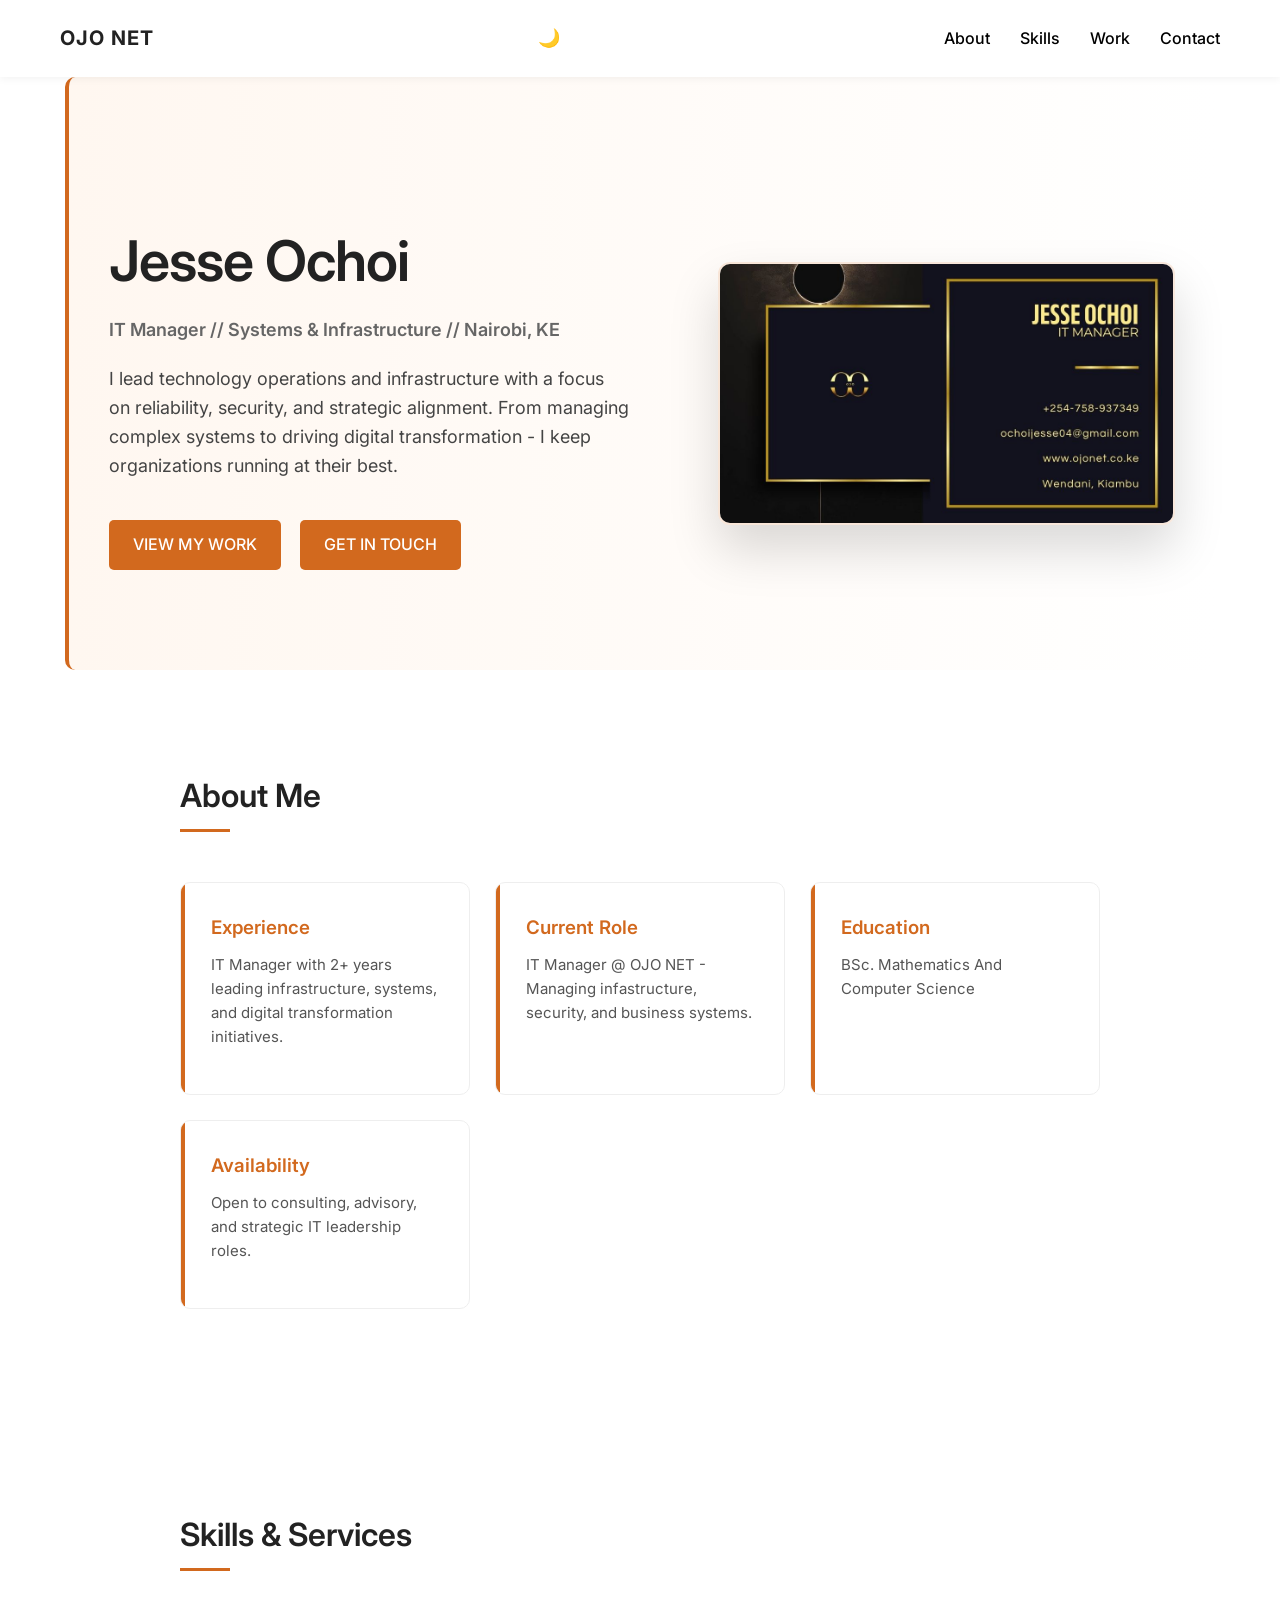
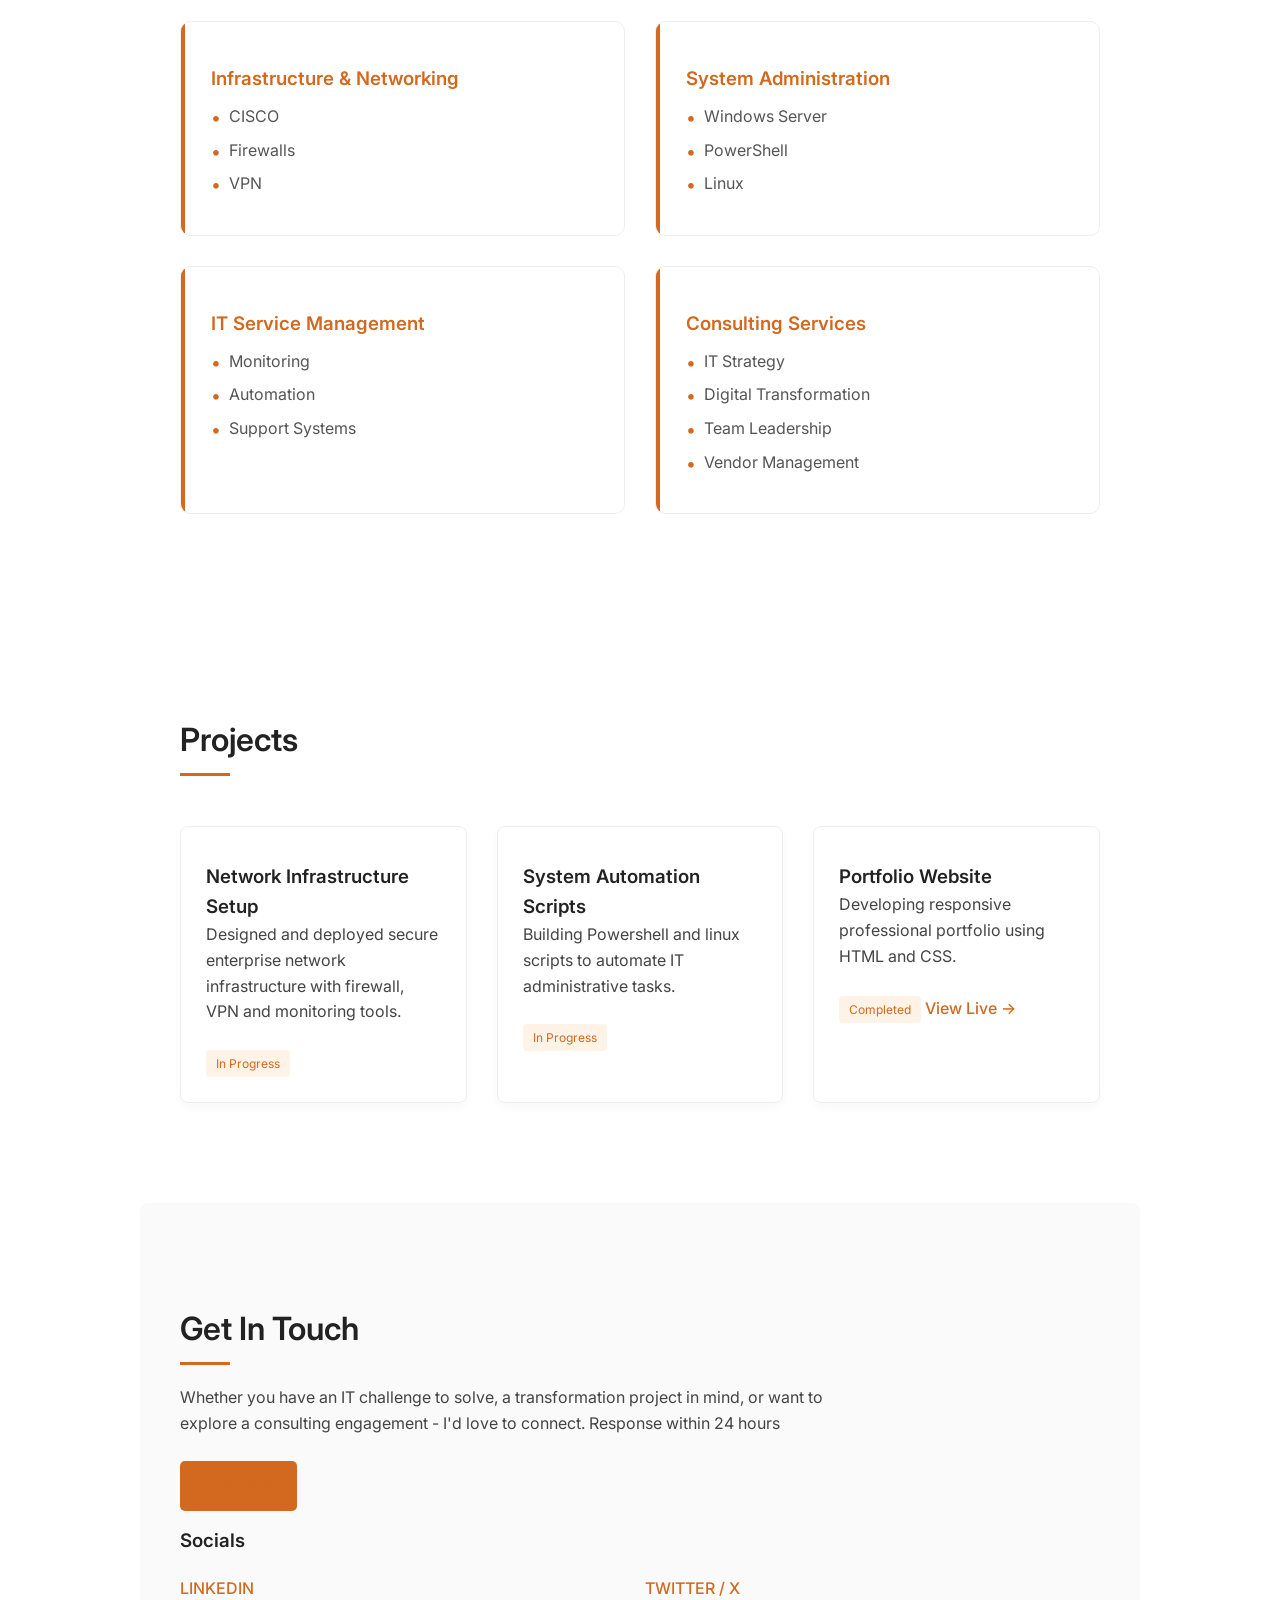
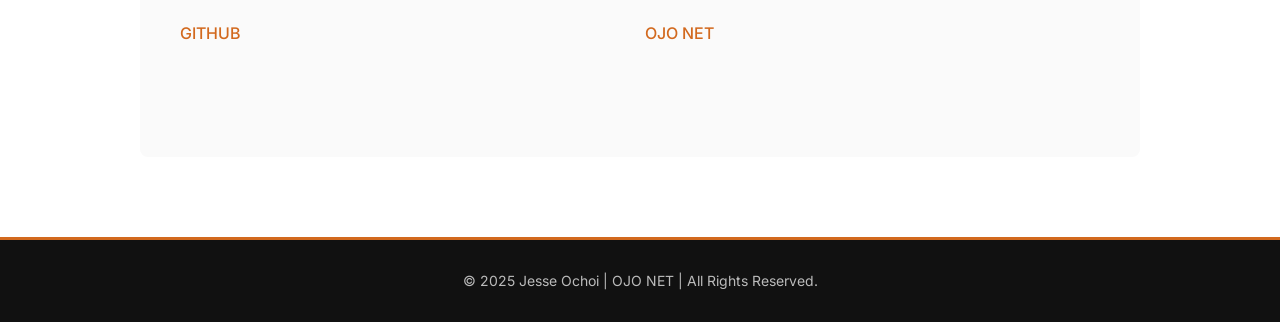
<file: index.html>
<!DOCTYPE html>
<html lang="en">
    <head>
        <meta charset="UTF-8">
        <meta name="viewport" content="width=device-width, initial-scale=1.0">
        <title>Jesse Ochoi | Frontend Developer</title>
        <link href="https://fonts.googleapis.com/css2?family=Inter:wght@300;400;500;600;700&display=swap" rel="stylesheet">
        <link rel="stylesheet" href="style.css">
    </head>
    <body>
        <header>
            <nav>
                <div class="logo">OJO NET</div>
                <div class="theme-toggle">🌙</div>
                <div class="menu-toggle">
                    <span></span>
                    <span></span>
                    <span></span>
                </div>
                <ul class="nav-links">
                    <li><a href="#about">About</a></li>
                    <li><a href="#skills">Skills</a></li>
                    <li><a href="#work">Work</a></li>
                    <li><a href="#contact">Contact</a></li>
                </ul>
            </nav>
        </header>
        <main>
            <section id="hero">
                <div class="hero-content">
                    <h1>Jesse Ochoi</h1>
                    <p>IT Manager   //  Systems & Infrastructure //  Nairobi, KE</p>
                    <p>I lead technology operations and infrastructure with a focus on reliability, security, and strategic alignment. From managing complex systems to driving digital transformation - I keep organizations running at their best.</p>
                    <a href="#work" class="btn">VIEW MY WORK</a>
                    <a href="#contact" class="btn">GET IN TOUCH</a>
                </div>
                <div class="hero-image">
                    <img src="banner.jpg" alt="OJO NET Branding">
                </div>
            </section>
            <section id="about">
                <h2>About Me</h2>
                <div class="about-grid">
                    <div class="about-card">
                        <h3>Experience</h3>
                        <p>IT Manager with 2+ years leading infrastructure, systems, and digital transformation initiatives.</p>
                    </div>
                    <div class="about-card">
                        <h3>Current Role</h3>
                        <p>IT Manager @ OJO NET - Managing infastructure, security, and business systems.</p>
                    </div>
                    <div class="about-card">
                        <h3>Education</h3>
                        <p>BSc. Mathematics And Computer Science</p>
                    </div>
                    <div class="about-card">
                        <h3>Availability</h3>
                        <p>Open to consulting, advisory, and strategic IT leadership roles.</p>
                    </div>
                </div>
            </section>
            <section id="skills">
                <h2>Skills & Services</h2>
                <div class="skills-grid">
                    <div class="skill-card">
                        <h3>Infrastructure & Networking</h3>
                        <ul>
                            <li>CISCO</li>
                            <li>Firewalls</li>
                            <li>VPN</li>
                        </ul>
                    </div>
                    <div class="skill-card">
                        <h3>System Administration</h3>
                        <ul>
                            <li>Windows Server</li>
                            <li>PowerShell</li>
                            <li>Linux</li>
                        </ul>
                    </div>
                    <div class="skill-card">
                        <h3>IT Service Management</h3>
                        <ul>
                            <li>Monitoring</li>
                            <li>Automation</li>
                            <li>Support Systems</li>
                        </ul>
                    </div>
                    <div class="skill-card">
                        <h3>Consulting Services</h3>
                        <ul>
                            <li>IT Strategy</li>
                            <li>Digital Transformation</li>
                            <li>Team Leadership</li>
                            <li>Vendor Management</li>
                        </ul>
                    </div>
                </div>
            </section>
            <section id="work">
                <h2>Projects</h2>
                <div class="projects">
                    <div class="project-card">
                        <h3>Network Infrastructure Setup</h3>
                        <p>Designed and deployed secure enterprise network infrastructure with firewall, VPN and monitoring tools.</p>
                        <span class="status">In Progress</span>
                    </div>
                    <div class="project-card">
                        <h3>System Automation Scripts</h3>
                        <p>Building Powershell and linux scripts to automate IT administrative tasks.</p>
                        <span class="status">In Progress</span>
                    </div>
                    <div class="project-card">
                        <h3>Portfolio Website</h3>
                        <p>Developing responsive professional portfolio using HTML and CSS.</p>
                        <span class="status">Completed</span>
                        <a href="https://monta1378.github.io/jesse-ochoi-portfolio/" target="_blank" rel="noopener noreferrer" class="project-link">View Live →</a>
                    </div>
                </div>
            </section>
            <section id="contact">
                <h2>Get In Touch</h2>
                <p>Whether you have an IT challenge to solve, a transformation project in mind, or want to explore a consulting engagement - I'd love to connect. Response within 24 hours</p>
                <p><a href="mailto:ochoijesse04@gmail.com" class="btn">Email Me</a></p>
                <h3>Socials</h3>
                <ul>
                    <li><a href="https://linkedin.com/in/jesse-ochoi-a205282b9" target="_blank" rel="noopener noreferrer">LINKEDIN</a></li>
                    <li><a href="https://twitter.com/@O_Jesse004" target="_blank" rel="noopener noreferrer">TWITTER / X</a></li>
                    <li><a href="https://github.com/Monta1378" target="_blank" rel="noopener noreferrer">GITHUB</a></li>
                    <li><a href="https://ojonet.co.ke" target="_blank" rel="noopener noreferrer">OJO NET</a></li>
                </ul>
            </section>
        </main>
        <footer>
            <p>&copy; 2025 Jesse Ochoi | OJO NET | All Rights Reserved.</p>
        </footer>
        <script>
        const toggle = document.querySelector('.menu-toggle');
        const nav = document.querySelector('.nav-links');
        const theme = document.querySelector('.theme-toggle');
        toggle.addEventListener('click', () => {
            nav.classList.toggle('active');
        });
        if(localStorage.getItem('dark-mode') === 'enabled'){
            document.body.classList.add('dark-mode');
        }
        theme.addEventListener('click', () => {
            document.body.classList.toggle('dark-mode');
            if(document.body.classList.contains('dark-mode')){
                localStorage.setItem('dark-mode', 'enabled');
            }else{
                localStorage.setItem('dark-mode', 'disabled');
            }
        });
        const observer = new IntersectionObserver(entries => {
            entries.forEach(entry => {
                if(entry.isIntersecting){
                    entry.target.classList.add('show');
                }
            });
        });
        document.querySelectorAll('section').forEach(section =>{
            section.classList.add('fade-in');
            observer.observe(section);
        });
        </script>
    </body>
</html>
</file>
<file: style.css>
*{
    margin: 0;
    padding: 0;
    box-sizing: border-box;
}

body{
    font-family: 'Inter', sans-serif;
    line-height: 1.6;
    color: #222;
    background-color: white;
    transition: 0.3s ease;
}
h1, h2, h3{
    font-weight: 600;
}
p{
    font-weight: 400;
}
header{
    padding: 18px 60px;
    position: sticky;
    top: 0;
    background-color: white;
    z-index: 1000;
    box-shadow: 0 2px 8px rgba(0,0,0,0.05);
}
.logo{
    font-size: 20px;
    font-weight: bold;
    letter-spacing: 1px;
}
nav{
    display: flex;
    justify-content: space-between;
    align-items: center;
}
nav ul{
    display: flex;
    list-style: none;
    gap: 30px;
    margin: 0;
    padding: 0;
}
nav a{
    text-decoration: none;
    color: black;
    font-weight: 500;
}
nav a:hover{
    color: chocolate;
}

#hero{
    display: grid;
    grid-template-columns: 1.1fr 0.9fr;
    align-items: center;
    gap: 50px;
    padding: 140px 40px 100px 40px;
    max-width: 1150px;
    margin: 0 auto;
    background: linear-gradient(to right, #fff7f0, white);
    border-left: 4px solid chocolate;
    border-radius: 10px;
    animation: heroFade 1s ease forwards;
}
#hero h1{
    font-size: 56px;
    margin-bottom: 10px;
    letter-spacing: -1px;
}
#hero p{
    font-size: 18px;
    line-height: 1.6;
    margin-bottom: 20px;
    color: #444;
}
#hero p:first-of-type{
    font-weight: 600;
    color: #666;
}
#hero .btn{
    margin-top: 20px;
}
.hero-content{
    max-width: 520px;
}
.hero-image{
    display: flex;
    justify-content: center;
    align-items: center;
}
.hero-image img{
    width: 100%;
    max-width: 480px;
    border-radius: 12px;
    border: 2px solid rgb(210,105,30,0.15);
    box-shadow: 0 25px 50px rgba(0,0,0,0.15);
    animation: float 4s ease-in-out infinite;
}
.btn{
    display: inline-block;
    padding: 12px 24px;
    background-color:chocolate;
    color: white;
    text-decoration: none;
    margin-right: 15px;
    margin-top: 10px;
    font-weight: 500;
    border-radius: 5px;
    transition: all 0.3s ease;
}
.btn:hover{
    background-color: #333;
    transform: translateY(-2px);
}
html{
    scroll-behavior: smooth;
}section{
    padding: 100px 40px;
    max-width: 1000px;
    margin: 0 auto;
}
section h2{
    font-size: 32px;
    margin-bottom: 20px;
    position: relative;
    display: inline-block;
}
section h2::after{
    content: "";
    display: block;
    width: 50px;
    height: 3px;
    background: chocolate;
    margin-top: 8px;
}
section p{
    margin-bottom: 15px;
    color: #444;
}
.about-grid{
    display: grid;
    grid-template-columns: repeat(3, 1fr);
    gap: 25px;
    margin-top: 30px;
}
.about-card{
    background-color: white;
    position: relative;
    overflow: hidden;
    padding: 30px;
    border-radius: 10px;
    border: 1px solid #eee;
    transition: all 0.3s ease;
}
.about-card:hover{
    transform: translateY(-8px);
    box-shadow: 0 20px 40px rgba(0,0,0,0.08);
}
.about-card::before{
    content: "";
    position: absolute;
    top: 0;
    left: 0;
    width: 4px;
    height: 100%;
    background: chocolate;
}
.about-card h3{
    margin-bottom: 10px;
    color: chocolate;
}
.about-card p{
    color: #555;
    font-size: 15px;
}
#skills h3{
    margin-bottom: 10px;
}
#skills ul{
    list-style: none;
    padding: 0;
}
#skills li{
    margin-bottom: 8px;
}
.skills-grid{
    display: grid;
    grid-template-columns: repeat(2, 1fr);
    gap: 30px;
    margin-top: 30px;
}
.skill-card{
    background-color: white;
    position: relative;
    overflow: hidden;
    padding: 30px;
    border-radius: 10px;
    border: 1px solid #eee;
    transition: all 0.3s ease;
}
.skill-card:hover{
    transform: translateY(-8px);
    box-shadow: 0 20px 40px rgba(0,0,0,0.08);
}
.skill-card::before{
    content: "";
    position: absolute;
    top: 0;
    left: 0;
    width: 4px;
    height: 100%;
    background: chocolate;
}
.skill-card h3{
    margin-top: 12px;
    color: chocolate;
}
.skill-card ul{
    list-style: none;
    padding: 0;
}
.skill-card li{
    margin-bottom: 10px;
    color: #555;
    padding-left: 18px;
    position: relative;
}
.skill-card li::before{
    content: "•";
    color: chocolate;
    position: absolute;
    left: 0;
    font-size: 18px;
}
.status{
    display: inline-block;
    margin-top: 10px;
    padding: 4px 10px;
    background-color: #fff2e6;
    color: chocolate;
    border-radius: 4px;
    font-size: 12px;
}    #contact{
        background-color: #fafafa;
        border-radius: 8px;
    }
    #contact p{
        max-width: 700px;
    }
    #contact ul{
        list-style: none;
        padding: 0;
        margin-top: 20px;
        display: grid;
        grid-template-columns: repeat(2, 1fr);
        gap: 10px;
    }
    #contact li{
        margin-bottom: 10px;
    }
    #contact a{
        color: chocolate;
        text-decoration: none;
        font-weight: 500;
    }
    #contact a:hover{
        color: #333;
    }
    .projects{
        display: grid;
        grid-template-columns: repeat(3, 1fr);
        gap: 30px;
        margin-top: 30px;
    }
    .project-card{
        background-color: white;
        padding: 25px;
        border: 1px solid #eee;
        border-radius: 8px;
        box-shadow: 0 4px 10px rgba(0,0,0,0.03);
        transition: all 0.3s ease;
    }
    .project-card:hover{
        transform: translateY(-6px);
        box-shadow: 0 12px 25px rgba(0,0,0,0.08);
    }
    .project-card h3{
        margin-top: 10px;
    }
    .project-card p{
        margin-bottom: 15px;
    }
    .project-link{
        display: inline-block;
        margin-top: 12px;
        color: chocolate;
        text-decoration: none;
        font-weight: 500;
    }
    .project-link:hover{
        text-decoration: underline;
    }
    footer{
    margin-top: 80px;
    padding: 30px 40px;
    background-color: #111;
    color: white;
    text-align: center;
    border-top: 3px solid chocolate;
}
.menu-toggle{
    display: none;
    flex-direction: column;
    cursor: pointer;
}
.menu-toggle span{
    width: 25px;
    height: 3px;
    background-color: black;
    margin: 4px 0;
}
footer p{
    margin: 0;
    font-size: 14px;
    color: #bbb;
}.fade-in{
    opacity: 0;
    transform: translateY(30px);
    transition: all 0.8s ease;
}
.fade-in.show{
    opacity: 1;
    transform: translateY(0);
}
.theme-toggle{
    cursor: pointer;
    font-size: 18px;
    padding: 6px 10px;
    border-radius: 6px;
    transition: 0.3s;
}
.theme-toggle:hover{
    background-color: #f3f3f3;
}
.dark-mode .theme-toggle:hover{
    background-color: #222;
}
.dark-mode{
    background-color: #111;
    color: #eee;
}
.dark-mode header{
    background-color: #111;
}
.dark-mode nav a{
    color: #eee;
}
.dark-mode #hero{
    background: linear-gradient(to right, #1a1a1a, #111);
}
.dark-mode .project-card{
    background-color: #1a1a1a;
    border-color: #333;
}
.dark-mode footer{
    background-color: black;
}
.dark-mode #contact{
    background-color: #1a1a1a;
}
.dark-mode p{
    color: #bbb;
}
.dark-mode h1, .dark-mode h2, .dark-mode h3{
    color: white;
}
.dark-mode .about-card, .dark-mode .skill-card{
    background-color: #1a1a1a;
    border-color: #333;
}
@keyframes heroFade {
    from{
        opacity: 0;
        transform: translateY(20px);
    }
    to{
        opacity: 1;
        transform: translateY(0);
    }
}
@keyframes float{
    0%{
        transform: translateY(0px);
    }
    50%{
        transform: translateY(-10px);
    }
    100%{
        transform: translateY(0px);
    }
}
@media (max-width: 768px){
    #hero{
        padding: 100px 20px 60px 20px;
        text-align: left;
        grid-template-columns: 1fr;
    }
    #hero h1{
        font-size: 36px;
        line-height: 1.2;
    }
    #hero p{
        font-size: 16px;
    }
    #hero .btn{
        display: block;
        width: fit-content;
        margin-bottom: 12px;
    }
    .hero-image{
        margin-top: 40px;
    }
    .hero-image img{
        max-width: 100%;
    }
    nav{
        flex-direction: row;
        gap: 10px;
    }
    nav ul{
        gap: 20px;
    }
    section{
        padding: 60px 20px;
    }
    .skills-grid{
        grid-template-columns: 1fr;
    }
    .projects{
        grid-template-columns: 1fr;
    }
    section h2{
        font-size: 26px;
    }
    .menu-toggle{
        display: flex;
    }
    .nav-links{
        position: absolute;
        top: 30px;
        right: 20px;
        background-color: white;
        flex-direction: column;
        width: 200px;
        padding: 20px;
        box-shadow: 0 5px 20px rgba(0,0,0,0.08);
        display: none;
    }
    .nav-links.active{
        display: flex;
    }
    .nav-links a:hover{
        color: chocolate;
    }
    nav a{
        position: relative;
    }
    nav a::after{
        content: "";
        position: absolute;
        width: 0;
        height: 2px;
        background-color: chocolate;
        left: 0;
        bottom: -5px;
        transition: width 0.3s;
    }
    nav a:hover::after{
        width: 100%;
    }
    .about-grid{
        grid-template-columns: 1fr;
    }
    .skill-card{
        grid-template-columns: 1fr;
    }
    footer{
        padding: 25px 20px;
    }
}
</file>
